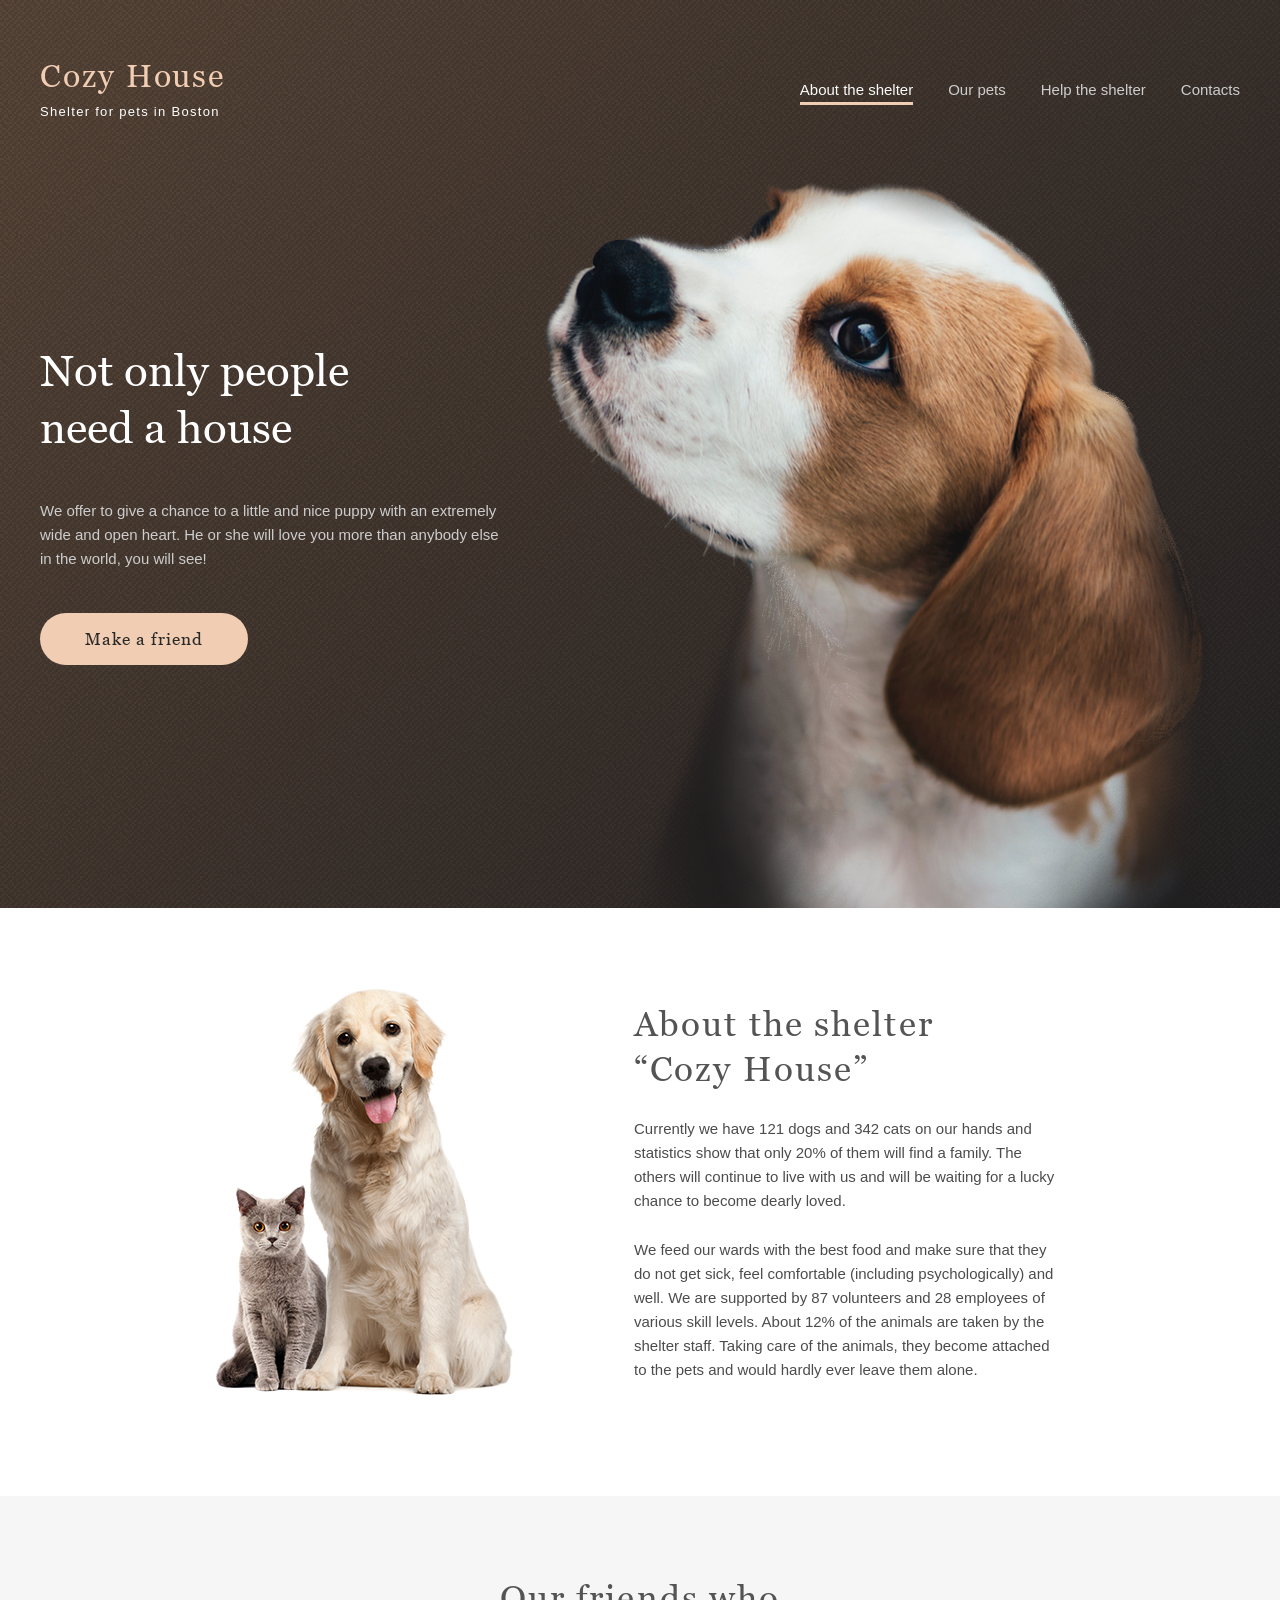
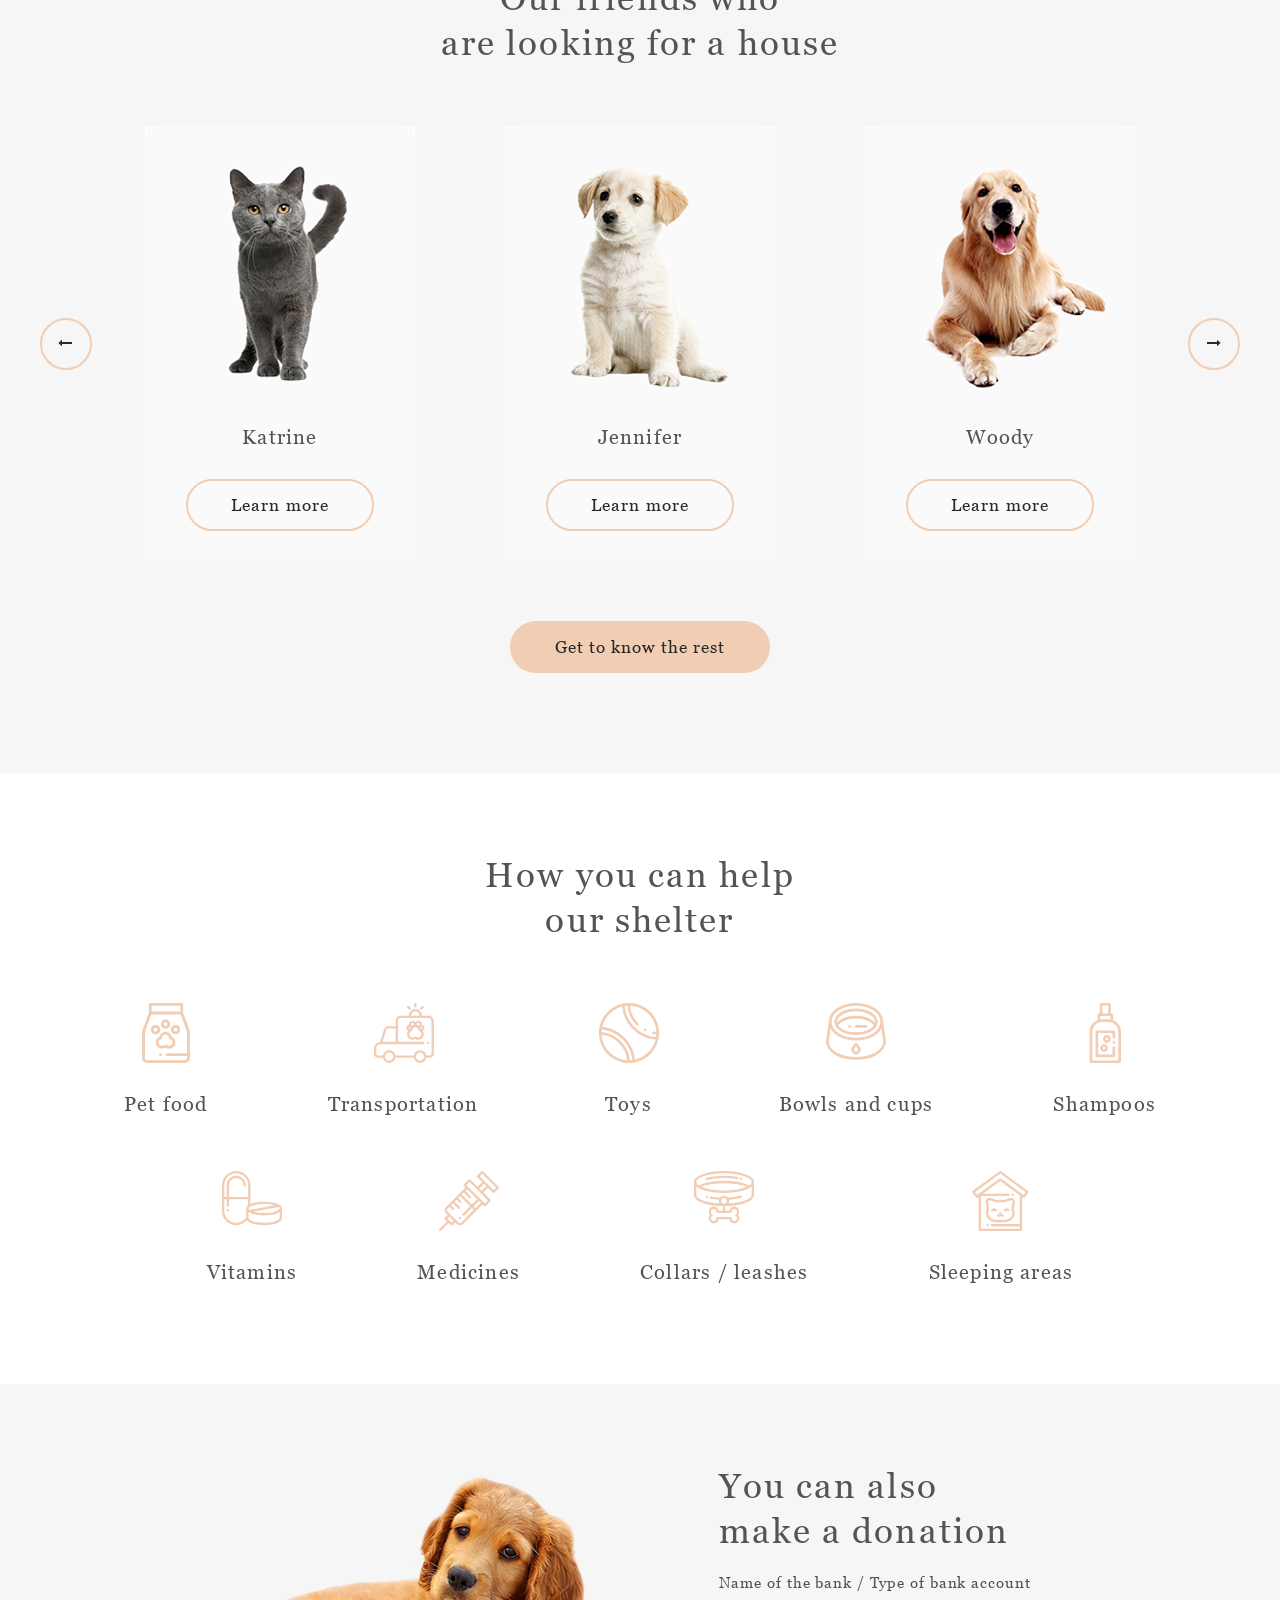
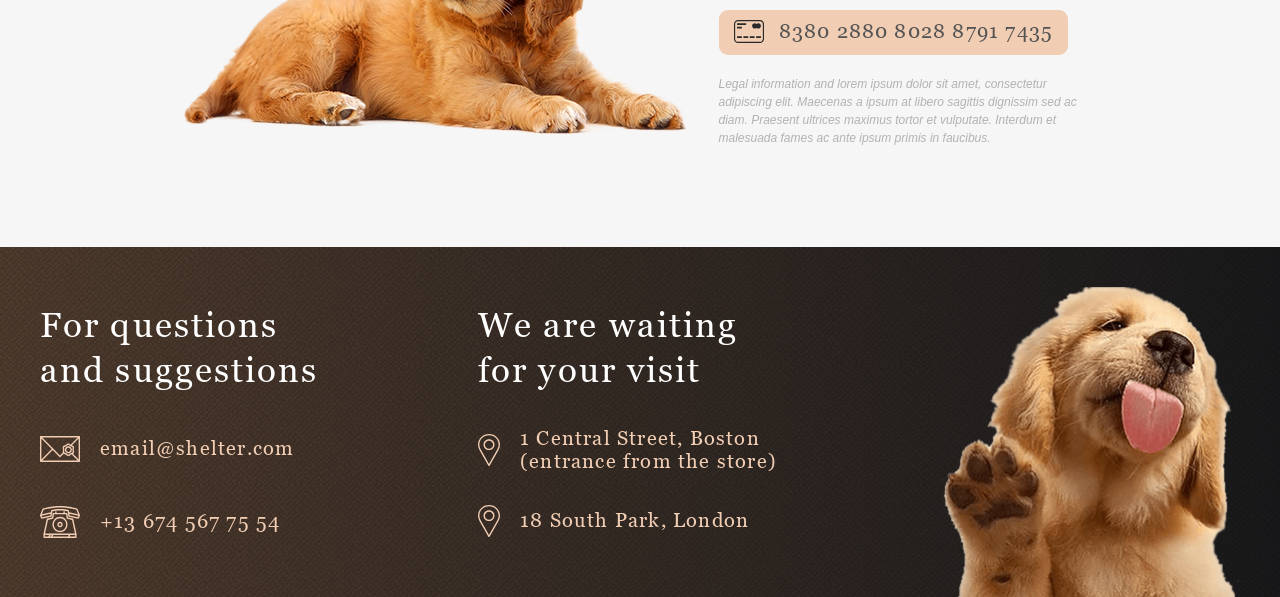
<file: index.html>
<!DOCTYPE html>
<html lang="en">
<head>
    <meta charset="UTF-8">
    <meta http-equiv="X-UA-Compatible" content="IE=edge">
    <meta name="viewport" content="width=device-width, initial-scale=1.0">
    <title>Shelter</title>
    <link rel="stylesheet" href="assets/styles/normalize.css">
    <link rel="stylesheet" href="assets/styles/style.css">
</head>
<body>
    <div class="first-screen">
        <div class="first-screen-noise">
            <header class="header">
                <div class="container">
                    <div class="header__inner">
                        <div class="logo">
                            <a href="#" class="logo-link">
                                <h1 class="logo__title">
                                    Cozy House
                                </h1>
                                <div class="logo__subtitle">
                                    Shelter for pets in Boston
                                </div>
                            </a>
                        </div>
                        <nav class="nav" id="nav">
                            <div class="nav-logo logo">
                                <h1 class="logo__title">
                                    Cozy House
                                </h1>
                                <div class="logo__subtitle">
                                    Shelter for pets in Boston
                                </div>
                            </div>
                            <ul class="nav-list">
                                <li class="nav-list__item"><a class="nav-list__link nav-list__link_active" href="#">About the shelter</a></li>
                                <li class="nav-list__item"><a class="nav-list__link" href="pets.html">Our pets</a></li>
                                <li class="nav-list__item"><a class="nav-list__link" href="#help">Help the shelter</a></li>
                                <li class="nav-list__item"><a class="nav-list__link" href="#contacts">Contacts</a></li>
                            </ul>
                        </nav>
                        <div class="burger-menu" id="burger-menu">
                            <div class="burger-menu__line"></div>
                            <div class="burger-menu__line"></div>
                            <div class="burger-menu__line"></div>
                        </div>
                    </div>
                </div> 
            </header>
            <section class="not-only">
                <div class="container">
                    <div class="not-only__inner">
                        <div class="not-only__info">
                            <h2 class="not-only__info-title title-h2">
                                Not only people<br>need a house
                            </h2>
                            <p class="not-only__info-text">
                                We offer to give a chance to a little and nice puppy with an extremely wide and open heart. He or she will love you more than anybody else in the world, you will see!
                            </p>
                            <a href="#our-friends" class="not-only__btn btn-primary">
                                Make a friend
                            </a>
                        </div>
                        <div class="not-only__img">
                            <img src="assets/img/start-screen-puppy.png" alt="Puppy">
                        </div>
                    </div>
                </div>
            </section>
        </div>
    </div>
    <main class="main main-page">
        <section class="about">
            <div class="container">
                <div class="about__inner">
                    <div class="about__img">
                        <img src="assets/img/about-pets.png" alt="Pets">
                    </div>
                    <div class="about__info">
                        <h3 class="about__info-title title-h3">
                            About the shelter<br>“Cozy House”
                        </h3>
                        <p class="about__info-text">
                            Currently we have 121 dogs and 342 cats on our hands and statistics show that only 20% of them will find a family. The others will continue to live with us and will be waiting for a lucky chance to become dearly loved.
                        </p>
                        <div class="about__info-text">
                            We feed our wards with the best food and make sure that they do not get sick, feel comfortable (including psychologically) and well. We are supported by 87 volunteers and 28 employees of various skill levels. About 12% of the animals are taken by the shelter staff. Taking care of the animals, they become attached to the pets and would hardly ever leave them alone.
                        </div>
                    </div>
                </div>
            </div>
        </section>
        <section class="our-friends" id="our-friends">
            <div class="container">
                <h3 class="our-friends__title title-h3">
                    Our friends who<br> are looking for a house
                </h3>
                <div class="our-friends__inner">
                    <div class="our-friends-carousel__wrapper" id="carousel-wrapper">
                        <div class="our-friends-carousel__inner" id="carousel">
                            <div class="our-friends-carousel__item" id="carousel__item-left"></div>
                            <div class="our-friends-carousel__item" id="carousel__item-active"></div>
                            <div class="our-friends-carousel__item" id="carousel__item-right"></div>
                        </div>
                    </div>
                    <div class="btn-circle icon-arrow-left" id="carousel__btn-left"></div>
                    <div class="btn-circle icon-arrow-right" id="carousel__btn-right"></div>
                </div>
                <a href="pets.html" class="our-friends__btn btn-primary">
                    Get to know the rest
                </a>
            </div>
        </section>
        <section class="help" id="help">
            <div class="container">
                <h3 class="help__title title-h3">
                    How you can help<br> our shelter
                </h3>
                <div class="help__inner">
                    <div class="help__item" style="background-image: url(assets/svg/food.svg);">
                        <div class="help__item-title">
                            Pet food
                        </div>
                    </div>
                    <div class="help__item" style="background-image: url(assets/svg/transportation.svg);">
                        <div class="help__item-title">
                            Transportation
                        </div>
                    </div>
                    <div class="help__item" style="background-image: url(assets/svg/toys.svg);">
                        <div class="help__item-title">
                            Toys
                        </div>
                    </div>
                    <div class="help__item" style="background-image: url(assets/svg/bowls.svg);">
                        <div class="help__item-title">
                            Bowls and cups
                        </div>
                    </div>
                    <div class="help__item" style="background-image: url(assets/svg/shampoos.svg);">
                        <div class="help__item-title">
                            Shampoos
                        </div>
                    </div>
                    <div class="help__item" style="background-image: url(assets/svg/vitamins.svg);">
                        <div class="help__item-title">
                            Vitamins
                        </div>
                    </div>
                    <div class="help__item" style="background-image: url(assets/svg/medicines.svg);">
                        <div class="help__item-title">
                            Medicines
                        </div>
                    </div>
                    <div class="help__item" style="background-image: url(assets/svg/collars.svg);">
                        <div class="help__item-title">
                            Collars / leashes
                        </div>
                    </div>
                    <div class="help__item" style="background-image: url(assets/svg/sleeping-area.svg);">
                        <div class="help__item-title">
                            Sleeping areas
                        </div>
                    </div>
                </div>
            </div>
        </section>
        <section class="donation">
            <div class="container">
                <div class="donation__inner">
                    <div class="donation__img">
                        <img src="assets/img/donation-dog.png" alt="Dog">
                    </div>
                    <div class="donation__info">
                        <h3 class="donation__info-title title-h3">
                            You can also<br> make a donation
                        </h3>
                        <div class="donation__info-subtitle">
                            Name of the bank / Type of bank account
                        </div>
                        <div class="donation__info-card">
                            <a class="donation__info-card-link href="#">8380 2880 8028 8791 7435</a>
                        </div>
                        <div class="donation__info-text">
                            Legal information and lorem ipsum dolor sit amet, consectetur adipiscing elit. Maecenas a ipsum at libero sagittis dignissim sed ac diam. Praesent ultrices maximus tortor et vulputate. Interdum et malesuada fames ac ante ipsum primis in faucibus.
                        </div>
                    </div>
                </div>
            </div>
        </section>
    </main>
    <footer class="footer" id="contacts">
        <div class="footer-noise">
            <div class="container">
                <div class="footer__inner">
                    <div class="footer__col footer__col_1">
                        <h3 class="footer__col-title title-h3">
                            For questions and suggestions
                        </h3>
                        <div class="footer__col-info">
                            <a class="footer__col-info-link footer__col-info-link_email" href="mailto:email@shelter.com">email@shelter.com</a>
                        </div>
                        <div class="footer__col-info">
                            <a class="footer__col-info-link footer__col-info-link_phone" href="tel:+136745677554">+13 674 567 75 54</a>
                        </div>
                    </div>
                    <div class="footer__col  footer__col_2">
                        <h3 class="footer__col-title title-h3">
                            We are waiting for your visit
                        </h3>
                        <div class="footer__col-info">
                            <a class="footer__col-info-link footer__col-info-link_location" href="https://goo.gl/maps/3ESoVvzMbnasa5zE7" target="_blank">1 Central Street, Boston (entrance from the store)</a>
                        </div>
                        <div class="footer__col-info footer__info-location">
                            <a class="footer__col-info-link footer__col-info-link_location" href="https://goo.gl/maps/3ESoVvzMbnasa5zE7" target="_blank">18 South Park, London </a>
                        </div>
                    </div>
                    <div class="footer__col footer__col_3">
                        <img class="footer__col-img" src="assets/img/footer-puppy.png" alt="Puppy">
                    </div>
                </div>
            </div>
        </div>
    </footer>
    <div class="overlay" id="overlay"></div>
    <script src="./assets/js/main.js"></script>
</body>
</html>
</file>
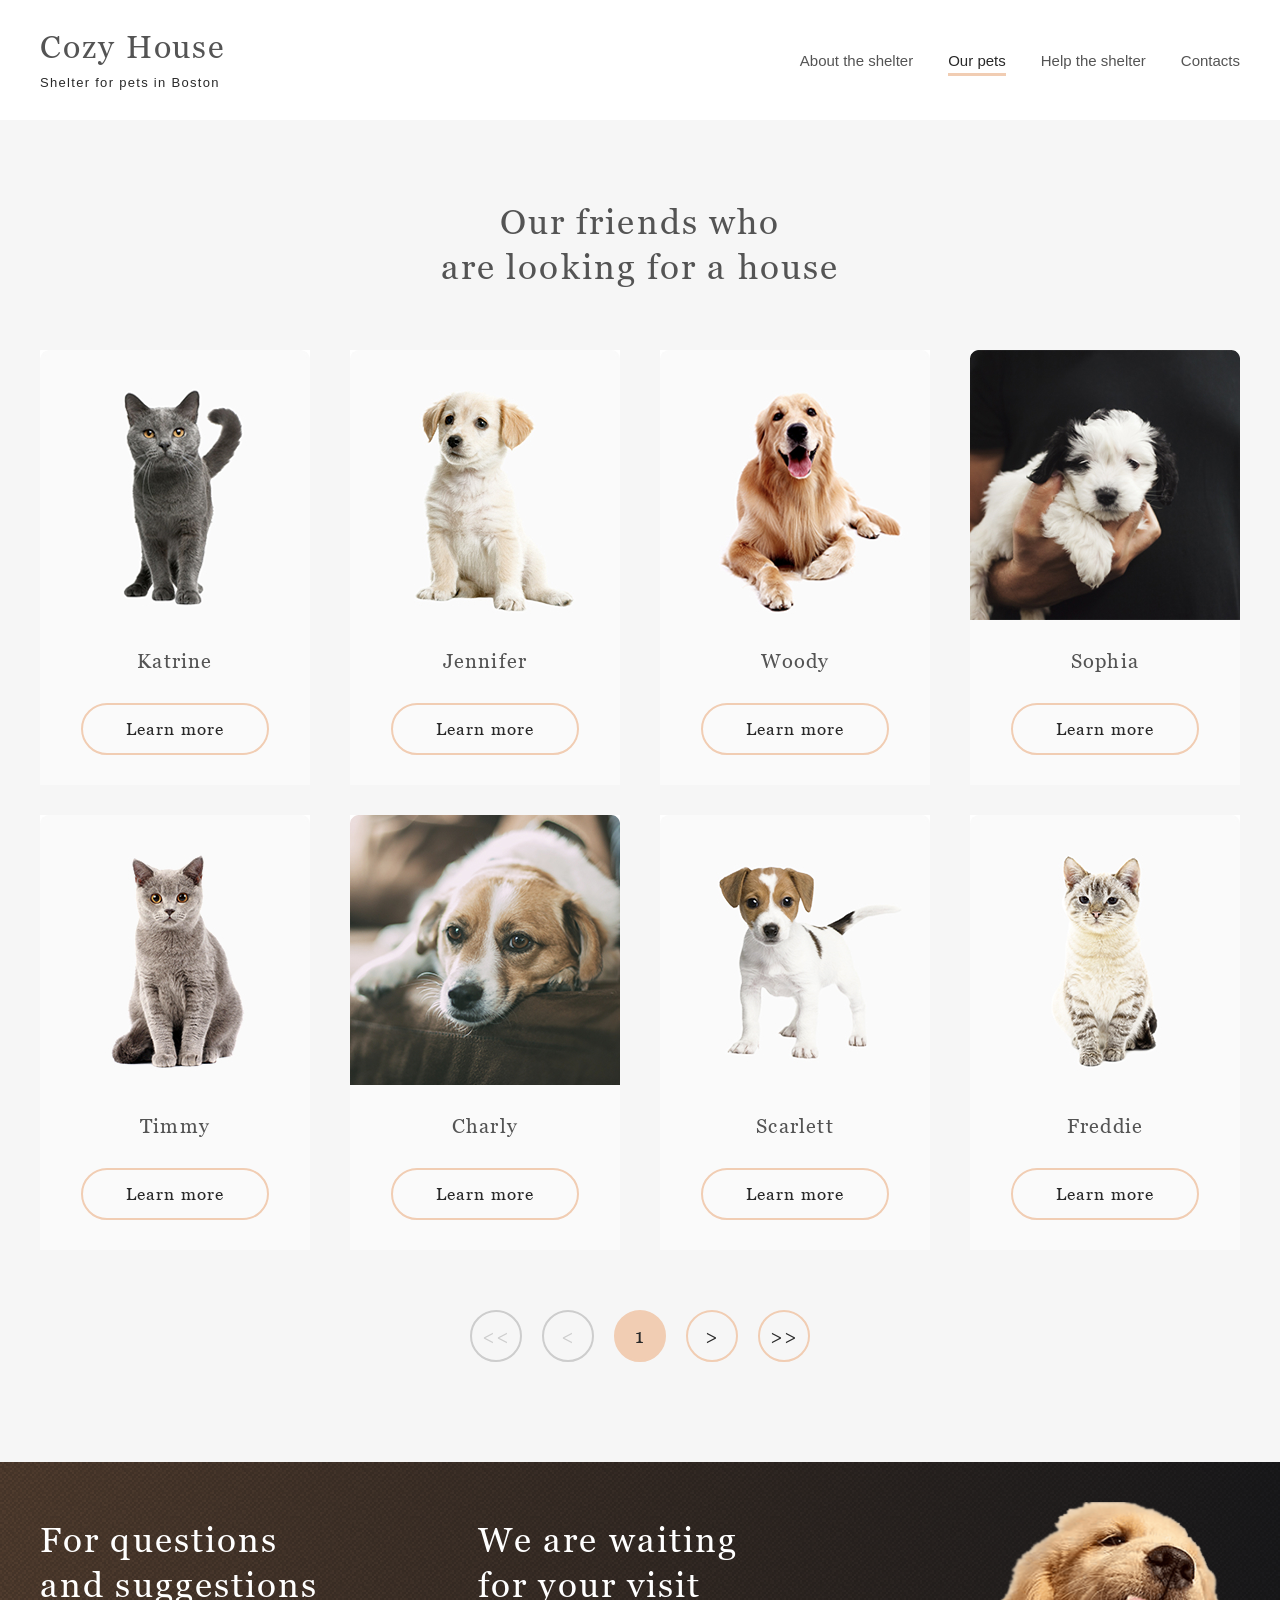
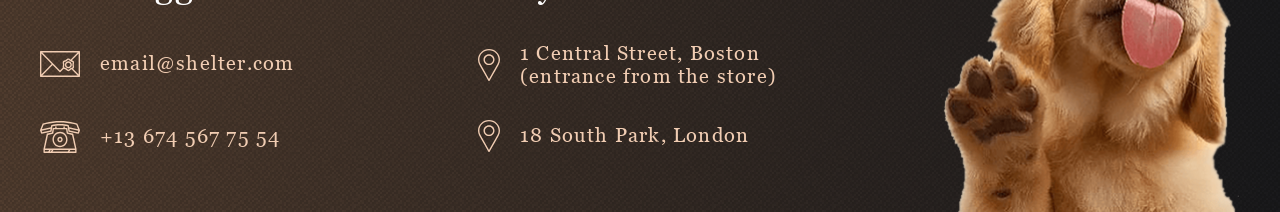
<file: pets.html>
<!doctype html>
<html lang="en">
  <head>
    <meta charset="UTF-8" />
    <meta http-equiv="X-UA-Compatible" content="IE=edge" />
    <meta name="viewport" content="width=device-width, initial-scale=1.0" />
    <title>Our pets</title>
    <link rel="stylesheet" href="assets/styles/normalize.css" />
    <link rel="stylesheet" href="assets/styles/style.css" />
  </head>
  <body>
    <header class="header pets-page">
      <div class="container">
        <div class="header__inner">
          <div class="logo">
            <a href="index.html" class="logo-link">
              <h1 class="logo__title">Cozy House</h1>
              <div class="logo__subtitle">Shelter for pets in Boston</div>
            </a>
          </div>
          <nav class="nav" id="nav">
            <div class="nav-logo logo">
              <h1 class="logo__title">Cozy House</h1>
              <div class="logo__subtitle">Shelter for pets in Boston</div>
            </div>
            <ul class="nav-list">
              <li class="nav-list__item">
                <a class="nav-list__link" href="index.html"
                  >About the shelter</a
                >
              </li>
              <li class="nav-list__item">
                <a class="nav-list__link nav-list__link_active" href="#"
                  >Our pets</a
                >
              </li>
              <li class="nav-list__item">
                <a class="nav-list__link" href="index.html#help"
                  >Help the shelter</a
                >
              </li>
              <li class="nav-list__item">
                <a class="nav-list__link" href="#contacts">Contacts</a>
              </li>
            </ul>
          </nav>
          <div class="burger-menu" id="burger-menu">
            <div class="burger-menu__line"></div>
            <div class="burger-menu__line"></div>
            <div class="burger-menu__line"></div>
          </div>
        </div>
      </div>
    </header>
    <main class="main pets-page">
      <section class="our-friends" id="our-friends">
        <div class="container">
          <h3 class="our-friends__title title-h3">
            Our friends who<br />
            are looking for a house
          </h3>
          <div class="our-friends__inner">
            <div class="our-friends__item" data-petsid="4">
              <img
                src="assets/img/pets-katrine.jpg"
                alt="Cat Katrine"
                class="our-friends__item-img"
              />
              <div class="our-friends__item-name">Katrine</div>
              <button class="our-friends__item-btn btn-secondary">
                Learn more
              </button>
            </div>
            <div class="our-friends__item" data-petsid="0">
              <img
                src="assets/img/pets-jennifer.jpg"
                alt="Dog Jennifer"
                class="our-friends__item-img"
              />
              <div class="our-friends__item-name">Jennifer</div>
              <button class="our-friends__item-btn btn-secondary">
                Learn more
              </button>
            </div>
            <div class="our-friends__item" data-petsid="2">
              <img
                src="assets/img/pets-woody.jpg"
                alt="Dog Woody"
                class="our-friends__item-img"
              />
              <div class="our-friends__item-name">Woody</div>
              <button class="our-friends__item-btn btn-secondary">
                Learn more
              </button>
            </div>
            <div class="our-friends__item" data-petsid="1">
              <img
                src="assets/img/pets-sophia.jpg"
                alt="Dog Sophia"
                class="our-friends__item-img"
              />
              <div class="our-friends__item-name">Sophia</div>
              <button class="our-friends__item-btn btn-secondary">
                Learn more
              </button>
            </div>
            <div class="our-friends__item" data-petsid="5">
              <img
                src="assets/img/pets-timmy.jpg"
                alt="Cat Timmy"
                class="our-friends__item-img"
              />
              <div class="our-friends__item-name">Timmy</div>
              <button class="our-friends__item-btn btn-secondary">
                Learn more
              </button>
            </div>
            <div class="our-friends__item" data-petsid="7">
              <img
                src="assets/img/pets-charly.jpg"
                alt="Dog Charly"
                class="our-friends__item-img"
              />
              <div class="our-friends__item-name">Charly</div>
              <button class="our-friends__item-btn btn-secondary">
                Learn more
              </button>
            </div>
            <div class="our-friends__item" data-petsid="3">
              <img
                src="assets/img/pets-scarlett.jpg"
                alt="Dog Scarlett"
                class="our-friends__item-img"
              />
              <div class="our-friends__item-name">Scarlett</div>
              <button class="our-friends__item-btn btn-secondary">
                Learn more
              </button>
            </div>
            <div class="our-friends__item" data-petsid="6">
              <img
                src="assets/img/pets-freddie.jpg"
                alt="Cat Freddie"
                class="our-friends__item-img"
              />
              <div class="our-friends__item-name">Freddie</div>
              <button class="our-friends__item-btn btn-secondary">
                Learn more
              </button>
            </div>
          </div>
          <div class="our-friends__pagination-box">
            <div class="pagination__btn btn-circle" data-disabled><<</div>
            <div class="pagination__btn btn-circle" data-disabled><</div>
            <div class="pagination__btn pagination__btn_active btn-circle">
              1
            </div>
            <div class="pagination__btn btn-circle">></div>
            <div class="pagination__btn btn-circle">>></div>
          </div>
        </div>
      </section>
    </main>
    <footer class="footer" id="contacts">
      <div class="footer-noise">
        <div class="container">
          <div class="footer__inner">
            <div class="footer__col footer__col_1">
              <h3 class="footer__col-title title-h3">
                For questions and suggestions
              </h3>
              <div class="footer__col-info">
                <a
                  class="footer__col-info-link footer__col-info-link_email"
                  href="mailto:email@shelter.com"
                  >email@shelter.com</a
                >
              </div>
              <div class="footer__col-info">
                <a
                  class="footer__col-info-link footer__col-info-link_phone"
                  href="tel:+136745677554"
                  >+13 674 567 75 54</a
                >
              </div>
            </div>
            <div class="footer__col footer__col_2">
              <h3 class="footer__col-title title-h3">
                We are waiting for your visit
              </h3>
              <div class="footer__col-info">
                <a
                  class="footer__col-info-link footer__col-info-link_location"
                  href="https://goo.gl/maps/3ESoVvzMbnasa5zE7"
                  target="_blank"
                  >1 Central Street, Boston (entrance from the store)</a
                >
              </div>
              <div class="footer__col-info footer__info-location">
                <a
                  class="footer__col-info-link footer__col-info-link_location"
                  href="https://goo.gl/maps/3ESoVvzMbnasa5zE7"
                  target="_blank"
                  >18 South Park, London
                </a>
              </div>
            </div>
            <div class="footer__col footer__col_3">
              <img
                class="footer__col-img"
                src="assets/img/footer-puppy.png"
                alt="Puppy"
              />
            </div>
          </div>
        </div>
      </div>
    </footer>
    <div class="overlay" id="overlay"></div>
    <script src="./assets/js/our-pets.js"></script>
  </body>
</html>
</file>
<file: assets/styles/style.css>
@font-face {
  font-family: "Arial", sans-serif;
  src: url("../fonts/Arial.woff2") format("woff2"), url("../fonts/Arial.woff") format("woff");
  font-weight: 400;
  font-display: swap;
}
@font-face {
  font-family: "Arial", sans-serif;
  src: url("../fonts/Arial-Italic.woff2") format("woff2"), url("../fonts/Arial-Italic.woff") format("woff");
  font-weight: 400;
  font-style: italic;
  font-display: swap;
}
@font-face {
  font-family: "Georgia";
  src: url("../fonts/Georgia.woff2") format("woff2"), url("../fonts/Georgia.woff") format("woff");
  font-weight: 400;
  font-display: swap;
}
@font-face {
  font-family: "Georgia";
  src: url("../fonts/Georgia-Italic.woff2") format("woff2"), url("../fonts/Georgia-Italic.woff") format("woff");
  font-weight: 400;
  font-style: italic;
  font-display: swap;
}
@font-face {
  font-family: "Georgia";
  src: url("../fonts/Georgia-Bold.woff2") format("woff2"), url("../fonts/Georgia-Bold.woff") format("woff");
  font-weight: 700;
  font-display: swap;
}
@font-face {
  font-family: "icomoon";
  src: url("../fonts/icomoon.eot?6m1psv");
  src: url("../fonts/icomoon.eot?6m1psv#iefix") format("embedded-opentype"), url("../fonts/icomoon.ttf?6m1psv") format("truetype"), url("../fonts/icomoon.woff?6m1psv") format("woff"), url("../fonts/icomoon.svg?6m1psv#icomoon") format("svg");
  font-weight: normal;
  font-style: normal;
  font-display: block;
}
[class^=icon-],
[class*=" icon-"] {
  /* use !important to prevent issues with browser extensions that change fonts */
  font-family: "icomoon" !important;
  speak: never;
  font-style: normal;
  font-weight: normal;
  font-variant: normal;
  text-transform: none;
  line-height: 1;
  /* Better Font Rendering =========== */
  -webkit-font-smoothing: antialiased;
  -moz-osx-font-smoothing: grayscale;
}

.icon-arrow-right:before {
  content: "\e900";
}

.icon-arrow-left:before {
  content: "\e901";
}

.footer__col-info-link, .donation__info-card-link, .help__item-title, .our-friends__item-name {
  font: 400 20px/23px "Georgia";
  letter-spacing: 0.06em;
  color: #545454;
}

html {
  box-sizing: border-box;
  scroll-behavior: smooth;
}

*,
*::before,
*::after {
  box-sizing: inherit;
}

body {
  min-height: 100vh;
  display: flex;
  flex-direction: column;
  justify-content: space-between;
  color: #4c4c4c;
  font: 400 15px "Arial";
  line-height: 24px;
  overflow-x: hidden;
}

ul,
li {
  margin: 0;
  padding: 0;
  list-style-type: none;
}

a {
  display: inline-block;
  text-decoration: none;
  color: #292929;
  transition: 0.3s;
}

.overlay_active {
  position: fixed;
  top: 0;
  bottom: 0;
  left: 0;
  right: 0;
  z-index: 25;
  background-color: rgba(41, 41, 41, 0.6);
  transition: 0.5s;
}

.no-scroll {
  overflow-y: hidden;
}

.btn-primary {
  font: 400 17px/22px "Georgia";
  letter-spacing: 0.06em;
  color: #292929;
  background-color: #f1cdb3;
  padding: 15px 45px;
  border-radius: 100px;
}
.btn-primary:hover {
  background-color: #fddcc4;
}

.btn-secondary {
  font: 400 17px/22px "Georgia";
  letter-spacing: 0.06em;
  color: #292929;
  border: 2px solid #f1cdb3;
  background-color: transparent;
  padding: 13px 43px;
  border-radius: 100px;
  cursor: pointer;
  transition: 0.3s;
}
.btn-secondary:hover {
  border: 2px solid #fddcc4;
  background-color: #fddcc4;
}

.btn-circle {
  width: 52px;
  height: 52px;
  border: 2px solid #f1cdb3;
  border-radius: 100px;
  display: flex;
  justify-content: center;
  align-items: center;
  transition: 0.3s;
  font: 400 20px/23px "Georgia";
  letter-spacing: 0.06em;
  color: #292929;
  cursor: pointer;
}
.btn-circle:hover {
  border: 2px solid #fddcc4;
  background-color: #fddcc4;
}

.btn-circle[data-disabled] {
  color: #cdcdcd;
  border: 2px solid #cdcdcd;
  background-color: transparent;
}

.title-h3 {
  font: 400 35px "Georgia";
  line-height: 45px;
  letter-spacing: 0.06em;
  color: #545454;
  margin: 0;
}

.container {
  max-width: 1280px;
  margin: 0 auto;
  padding: 0 40px;
}

.first-screen-noise,
.footer-noise {
  background-image: url(../img/noise_transparent.png);
}

.first-screen {
  background: rgb(33, 31, 32);
  background: -moz-linear-gradient(-45deg, rgb(91, 72, 58) 0%, rgb(38, 36, 37) 100%);
  background: -webkit-gradient(left top, right bottom, color-stop(0%, rgb(91, 72, 58)), color-stop(100%, rgb(38, 36, 37)));
  background: -webkit-linear-gradient(-45deg, rgb(91, 72, 58) 0%, rgb(38, 36, 37) 100%);
  background: -o-linear-gradient(-45deg, rgb(91, 72, 58) 0%, rgb(38, 36, 37) 100%);
  background: -ms-linear-gradient(-45deg, rgb(91, 72, 58) 0%, rgb(38, 36, 37) 100%);
  background: linear-gradient(135deg, rgb(91, 72, 58) 0%, rgb(38, 36, 37) 100%);
  filter: progid:DXImageTransform.Microsoft.gradient( startColorstr="#5b483a", endColorstr="#262425", GradientType=1 );
}
.first-screen .header__inner {
  padding: 59px 0 57px;
}
.first-screen .logo__title {
  color: #f1cdb3;
}
.first-screen .logo__subtitle {
  color: #fff;
}
.first-screen .nav-list__link {
  color: #cdcdcd;
}
.first-screen .nav-list__link:hover, .first-screen .nav-list__link_active {
  color: #fafafa;
}

.header__inner {
  position: relative;
  display: flex;
  justify-content: space-between;
  align-items: center;
  padding: 30px 0 26px;
}

.burger-menu {
  width: 30px;
  display: none;
  cursor: pointer;
}
.burger-menu__line {
  border: 1px solid #f1cdb3;
  margin-bottom: 8px;
}
.burger-menu__line:last-child {
  margin-bottom: 0;
}

.logo__title {
  font: 400 32px/35px "Georgia";
  letter-spacing: 0.06em;
  color: #545454;
  margin: 0 0 10px;
}
.logo__subtitle {
  font: 400 13px/15px "Arial";
  letter-spacing: 0.1em;
  color: #292929;
}

.nav-logo {
  display: none;
}

.nav-list {
  display: flex;
}
.nav-list__item {
  padding-left: 35px;
}
.nav-list__link {
  font: 400 15px "Arial";
  line-height: 24px;
  color: #545454;
}
.nav-list__link:hover, .nav-list__link_active {
  color: #292929;
}
.nav-list__link_active {
  border-bottom: 3px solid #f1cdb3;
}

.not-only__inner {
  display: flex;
  justify-content: space-between;
}
.not-only__info {
  max-width: 39%;
  padding-top: 126px;
}
.not-only__info-title {
  font: 400 44px/57px "Georgia";
  color: #fff;
  margin-bottom: 42px;
}
.not-only__info-text {
  color: #cdcdcd;
  margin-bottom: 42px;
}
.not-only__img {
  line-height: 0;
}

.about {
  padding: 80px 0 100px;
}
.about__inner {
  display: flex;
  justify-content: center;
  column-gap: 120px;
}
.about__img {
  line-height: 0;
}
.about__info {
  max-width: 36%;
}
.about__info-title {
  margin-bottom: 25px;
  margin-top: 14px;
}
.about__info-text {
  margin-bottom: 25px;
}
.about__info-text:last-child {
  margin-bottom: 0;
}

.our-friends {
  text-align: center;
  background-color: #f6f6f6;
  padding: 80px 0 100px;
}
.our-friends__inner {
  display: flex;
  justify-content: center;
  margin: 60px 0;
  position: relative;
}
.our-friends__inner .icon-arrow-right {
  position: absolute;
  right: 0;
  top: calc(50% - 26px);
  font-size: 14px;
}
.our-friends__inner .icon-arrow-left {
  position: absolute;
  left: 0;
  top: calc(50% - 26px);
  font-size: 14px;
}
.our-friends-carousel__wrapper {
  width: 990px;
  overflow: hidden;
}
.our-friends-carousel__inner {
  display: flex;
  column-gap: 90px;
  position: relative;
  left: -1080px;
}
.our-friends-carousel__item {
  display: flex;
  column-gap: 90px;
}
@keyframes move-right {
  from {
    left: -1080px;
  }
  to {
    left: -2160px;
  }
}
.our-friends .transition-right {
  animation-name: move-right;
  animation-duration: 2s;
}
@keyframes move-left {
  from {
    left: -1080px;
  }
  to {
    left: 0;
  }
}
.our-friends .transition-left {
  animation-name: move-left;
  animation-duration: 2s;
}
.our-friends__item {
  width: 270px;
  height: 435px;
  background-color: #fafafa;
  text-align: center;
  transition: 0.3s;
}
.our-friends__item:hover {
  cursor: pointer;
  background-color: #fff;
  box-shadow: 0px 2px 35px 14px rgba(13, 13, 13, 0.04);
}
.our-friends__item:hover .btn-secondary {
  border: 2px solid #fddcc4;
  background-color: #fddcc4;
}
.our-friends__item-name {
  margin: 23px 0 30px;
}
.our-friends-popup__overlay {
  position: fixed;
  top: 0;
  bottom: 0;
  left: 0;
  right: 0;
  background: rgba(41, 41, 41, 0.6);
  z-index: 25;
}
.our-friends-popup {
  position: absolute;
  top: calc(50% - 250px);
  left: 0;
  right: 0;
  margin: auto;
  width: 900px;
  background-color: #fafafa;
  border-radius: 9px;
  z-index: 30;
}
.our-friends-popup__inner {
  display: flex;
  column-gap: 30px;
}
.our-friends-popup__img {
  width: 500px;
  height: 500px;
}
.our-friends-popup__info {
  width: 351px;
  color: #000;
  font: 400 15px/17px "Georgia";
  letter-spacing: 0.06em;
  text-align: left;
  margin-top: 50px;
}
.our-friends-popup__title {
  color: #000;
  margin-bottom: 10px;
}
.our-friends-popup__subtitle {
  font-size: 20px;
  line-height: 23px;
  color: #000;
  margin-bottom: 40px;
}
.our-friends-popup__text {
  margin-bottom: 40px;
}
.our-friends-popup__list-item {
  position: relative;
  padding-left: 14px;
  margin-bottom: 10px;
}
.our-friends-popup__list-item:last-child {
  margin-bottom: 0;
}
.our-friends-popup__list-item::before {
  content: "";
  position: absolute;
  left: 0;
  top: 7px;
  width: 4px;
  height: 4px;
  border-radius: 50%;
  background-color: #f1cdb3;
}
.our-friends-popup__list-item span {
  font-weight: 700;
}
.our-friends-popup__btn {
  position: absolute;
  right: -42px;
  top: -53px;
  background-image: url(../svg/btn-close.svg);
  background-repeat: no-repeat;
  background-position: center;
}
.our-friends-popup__btn_hover.btn-circle {
  border: 2px solid #fddcc4;
  background-color: #fddcc4;
}

.help {
  padding: 80px 0 100px;
}
.help__title {
  text-align: center;
  margin-bottom: 60px;
}
.help__inner {
  display: flex;
  justify-content: center;
  column-gap: 120px;
  row-gap: 55px;
  flex-wrap: wrap;
}
.help__item {
  background-repeat: no-repeat;
  background-position: center 0;
  min-width: 60px;
}
.help__item-title {
  letter-spacing: 0.06em;
  padding-top: 90px;
  text-align: center;
  color: #545454;
}

.donation {
  background-color: #f6f6f6;
  padding: 80px 0 100px;
}
.donation__inner {
  display: flex;
  justify-content: center;
  align-items: center;
  column-gap: 30px;
}
.donation__img {
  line-height: 0;
}
.donation__info {
  max-width: 31.5%;
}
.donation__info-title {
  margin-bottom: 20px;
}
.donation__info-subtitle {
  font: 400 15px/17px "Georgia";
  letter-spacing: 0.06em;
  color: #545454;
  margin-bottom: 19px;
}
.donation__info-card {
  padding: 10px 10px 10px 15px;
  background-color: #f1cdb3;
  max-width: 349px;
  border-radius: 9px;
  margin-bottom: 20px;
  transition: 0.3s;
}
.donation__info-card:hover {
  background-color: #fddcc4;
}
.donation__info-card-link {
  pointer-events: none;
  padding-left: 45px;
  position: relative;
}
.donation__info-card-link::before {
  content: "";
  position: absolute;
  left: 0;
  top: 0;
  width: 30px;
  height: 23px;
  background-image: url(../svg/credit-card.svg);
  background-repeat: no-repeat;
}
.donation__info-text {
  font: italic 400 12px/18px "Arial";
  color: #b2b2b2;
}

.footer {
  background: rgb(33, 31, 32);
  background: -moz-linear-gradient(left, rgb(81, 61, 47) 0%, rgb(26, 26, 28) 100%);
  background: -webkit-gradient(left top, right top, color-stop(0%, rgb(81, 61, 47)), color-stop(100%, rgb(26, 26, 28)));
  background: -webkit-linear-gradient(left, rgb(81, 61, 47) 0%, rgb(26, 26, 28) 100%);
  background: -o-linear-gradient(left, rgb(81, 61, 47) 0%, rgb(26, 26, 28) 100%);
  background: -ms-linear-gradient(left, rgb(81, 61, 47) 0%, rgb(26, 26, 28) 100%);
  background: linear-gradient(to right, rgb(81, 61, 47) 0%, rgb(26, 26, 28) 100%);
  filter: progid:DXImageTransform.Microsoft.gradient( startColorstr="#513d2f", endColorstr="#1a1a1c", GradientType=1 );
}
.footer__inner {
  display: flex;
  justify-content: space-between;
  padding-top: 40px;
}
.footer__col-title {
  color: #fff;
  margin: 16px 0 40px;
}
.footer__col_1 {
  max-width: 24%;
}
.footer__col_1 .footer__col-title {
  margin-bottom: 44px;
}
.footer__col_1 .footer__col-info {
  margin-bottom: 50px;
}
.footer__col_1 .footer__col-info:last-child {
  margin-bottom: 0;
}
.footer__col_2 {
  max-width: 26%;
}
.footer__col_2 .footer__col-title {
  margin-bottom: 34px;
}
.footer__col_2 .footer__col-info {
  margin-bottom: 36px;
}
.footer__col_2 .footer__col-info:last-child {
  margin-bottom: 0;
}
.footer__col_3 {
  line-height: 0;
}
.footer__col-info-link {
  color: #f1cdb3;
  background-repeat: no-repeat;
  position: relative;
  padding-left: 60px;
  display: flex;
  align-items: center;
}
.footer__col-info-link_email::before {
  content: "";
  position: absolute;
  left: 0;
  width: 40px;
  height: 26px;
  background-image: url(../svg/mail.svg);
}
.footer__col-info-link_phone::before {
  content: "";
  position: absolute;
  left: 0;
  width: 40px;
  height: 32px;
  background-image: url(../svg/phone.svg);
}
.footer__col-info-link_location {
  padding-left: 42px;
}
.footer__col-info-link_location::before {
  content: "";
  position: absolute;
  left: 0;
  width: 22px;
  height: 32px;
  background-image: url(../svg/location.svg);
}

/* pets page */
.pets-page.header {
  position: sticky;
  top: 0;
  background-color: #fff;
  z-index: 20;
}
.pets-page .our-friends__inner {
  column-gap: 0;
  row-gap: 30px;
  justify-content: space-between;
  flex-wrap: wrap;
}
.pets-page .our-friends__pagination-box {
  max-width: 340px;
  display: flex;
  justify-content: space-between;
  margin: 0 auto;
}
.pets-page .our-friends .pagination__btn_active {
  background-color: #f1cdb3;
}
.pets-page .our-friends .pagination__btn_active:hover {
  border-color: #f1cdb3;
}

@media (max-width: 1279px) {
  .container {
    padding: 0 30px;
  }
  .first-screen .header__inner {
    padding: 30px 0 26px;
  }
  .not-only__inner {
    flex-direction: column;
    align-items: center;
  }
  .not-only__info {
    max-width: 65%;
    padding: 0;
    margin-bottom: 100px;
  }
  .not-only__info-title {
    margin-top: 30px;
  }
  .not-only__btn {
    display: block;
    margin: 0 auto;
    max-width: max-content;
  }
  .not-only__img {
    margin-left: auto;
  }
  .not-only__img img {
    width: 569px;
    height: 593px;
  }
  .about {
    padding-top: 66px;
  }
  .about__inner {
    flex-direction: column-reverse;
    align-items: center;
  }
  .about__info {
    max-width: 61%;
    margin-bottom: 80px;
  }
  .main-page .our-friends__inner {
    margin-left: auto;
    margin-right: auto;
  }
  .main-page .our-friends-carousel__wrapper {
    width: 580px;
  }
  .main-page .our-friends-carousel__inner {
    column-gap: 40px;
    left: -620px;
  }
  .main-page .our-friends-carousel__item {
    column-gap: 40px;
  }
  @keyframes move-right {
    from {
      left: -620px;
    }
    to {
      left: -1240px;
    }
  }
  @keyframes move-left {
    from {
      left: -620px;
    }
    to {
      left: 0;
    }
  }
  .our-friends-popup {
    max-width: 630px;
    top: calc(50% - 175px);
  }
  .our-friends-popup__inner {
    column-gap: 10px;
  }
  .our-friends-popup__img {
    width: 350px;
    height: 350px;
  }
  .our-friends-popup__info {
    width: 270px;
    margin-top: 10px;
  }
  .our-friends-popup__title {
    margin-bottom: 10px;
  }
  .our-friends-popup__subtitle {
    margin-bottom: 20px;
  }
  .our-friends-popup__text {
    margin-bottom: 20px;
    font-size: 13px;
    line-height: 14px;
  }
  .our-friends-popup__list-item {
    margin-bottom: 5px;
  }
  .help__inner {
    column-gap: 0px;
  }
  .help__item {
    flex-basis: 32%;
  }
  .donation__inner {
    flex-direction: column-reverse;
    align-items: center;
  }
  .donation__info {
    max-width: 54%;
    margin-bottom: 60px;
  }
  .footer__inner {
    flex-wrap: wrap;
    padding-top: 14px;
    justify-content: center;
    column-gap: 60px;
    row-gap: 68px;
  }
  .footer__col_1 {
    max-width: 39.5%;
  }
  .footer__col_2 {
    max-width: 42.5%;
  }
  .footer__col_3 {
    display: flex;
    flex-basis: 100%;
    justify-content: center;
  }
  .pets-page .our-friends {
    padding-bottom: 76px;
  }
  .pets-page .our-friends__inner {
    column-gap: 40px;
    justify-content: center;
    max-width: 708px;
    margin: 30px auto 40px;
  }
  .pets-page .our-friends__item:nth-child(n+7) {
    display: none;
  }
}
@media (max-width: 767px) {
  .container {
    padding: 0 10px;
  }
  .burger-menu {
    width: 30px;
    display: block;
    position: absolute;
    right: 43px;
    top: 49px;
    z-index: 40;
    transition: 0.5s;
  }
  .burger-menu_active {
    transform: rotate(90deg);
  }
  .title-h3 {
    font-size: 25px;
    line-height: 32px;
    letter-spacing: 0.06em;
  }
  .first-screen .header .nav {
    background-color: rgb(41, 41, 41);
  }
  .header .nav {
    position: fixed;
    top: 0;
    right: -320px;
    z-index: 30;
    background-color: #fff;
    transition: 0.5s;
  }
  .header .nav_open {
    right: 0;
  }
  .header .nav-logo {
    display: block;
    position: absolute;
    top: 30px;
    left: 10px;
    z-index: 40;
  }
  .header .nav-list {
    height: 100vh;
    width: 320px;
    flex-direction: column;
    justify-content: center;
    align-items: center;
  }
  .header .nav-list__item {
    padding: 0;
    margin: 20px 0;
  }
  .header .nav-list__link {
    font-size: 32px;
    line-height: 51px;
  }
  .not-only {
    text-align: center;
  }
  .not-only__info {
    max-width: 100%;
    margin-bottom: 105px;
  }
  .not-only__info-title {
    font-size: 25px;
    line-height: 32px;
    letter-spacing: 0.06em;
    text-align: center;
  }
  .not-only__img img {
    width: 260px;
    height: 272px;
  }
  .about {
    padding: 42px 0 42px;
  }
  .about__info {
    max-width: 90%;
    margin-bottom: 41px;
    text-align: justify;
  }
  .about__info-title {
    text-align: center;
    margin-top: 0;
  }
  .about__info-text {
    margin-bottom: 22px;
  }
  .about__img img {
    width: 260px;
    height: 354px;
  }
  .main-page .our-friends {
    padding: 42px 0 42px;
  }
  .main-page .our-friends__inner {
    margin: 42px 0;
    padding-bottom: 72px;
  }
  .main-page .our-friends__inner .icon-arrow-right {
    top: auto;
    bottom: 0;
    right: 58px;
  }
  .main-page .our-friends__inner .icon-arrow-left {
    top: auto;
    bottom: 0;
    left: 58px;
  }
  .main-page .our-friends-carousel__wrapper {
    width: 270px;
  }
  .main-page .our-friends-carousel__inner {
    column-gap: 15px;
    left: -285px;
  }
  .main-page .our-friends-carousel__item {
    column-gap: 45px;
  }
  @keyframes move-right {
    from {
      left: -285px;
    }
    to {
      left: -570px;
    }
  }
  @keyframes move-left {
    from {
      left: -270px;
    }
    to {
      left: 0;
    }
  }
  .our-friends-popup {
    max-width: 240px;
    top: calc(50% - 175px);
    padding: 10px;
  }
  .our-friends-popup__img {
    display: none;
  }
  .our-friends-popup__info {
    width: 220px;
    margin-top: 0;
  }
  .our-friends-popup__title {
    text-align: center;
    font-size: 35px;
    line-height: 45px;
  }
  .our-friends-popup__subtitle {
    text-align: center;
  }
  .our-friends-popup__text {
    margin-bottom: 24px;
    text-align: justify;
    letter-spacing: 0.05em;
  }
  .our-friends-popup__btn {
    right: -30px;
    top: -52px;
  }
  .help {
    padding: 42px 0 42px;
  }
  .help__title {
    margin-bottom: 42px;
  }
  .help__inner {
    justify-content: space-between;
    row-gap: 30px;
  }
  .help__item {
    flex-basis: 47%;
    background-size: 50px 50px;
  }
  .help__item-title {
    font-size: 15px;
    line-height: 17px;
    padding-top: 70px;
  }
  .donation {
    padding: 42px 0 42px;
  }
  .donation__info {
    max-width: 93%;
    margin-bottom: 42px;
    text-align: center;
  }
  .donation__info-title {
    margin-bottom: 23px;
  }
  .donation__info-subtitle {
    letter-spacing: 0;
    margin-bottom: 23px;
  }
  .donation__info-card {
    padding-left: 12px;
    margin-left: auto;
    margin-right: auto;
  }
  .donation__info-card-link {
    font-size: 15px;
    line-height: 23px;
  }
  .donation__info-text {
    text-align: justify;
  }
  .donation__img img {
    width: 260px;
    height: 135px;
  }
  .footer__inner {
    max-width: 300px;
    margin-left: auto;
    margin-right: auto;
    padding-top: 30px;
    row-gap: 42px;
  }
  .footer__inner .footer__col-title {
    margin: 0 0 45px;
  }
  .footer__col_1 {
    max-width: 278px;
    text-align: center;
  }
  .footer__col_1 .footer__col-info {
    margin-bottom: 49px;
    max-width: max-content;
    margin-left: auto;
    margin-right: auto;
  }
  .footer__col_2 {
    max-width: 300px;
  }
  .footer__col_2 .footer__col-title {
    max-width: 98%;
    text-align: center;
  }
  .footer__col_2 .footer__col-info {
    margin-bottom: 42px;
  }
  .footer__col_3 img {
    width: 260px;
    height: 269px;
  }
  .pets-page .burger-menu__line {
    border-color: #000;
  }
  .pets-page .our-friends {
    padding: 42px 0 42px;
  }
  .pets-page .our-friends__inner {
    max-width: 270px;
    margin: 42px auto 42px;
  }
  .pets-page .our-friends__item:nth-child(n+4) {
    display: none;
  }
}/*# sourceMappingURL=style.css.map */
</file>
